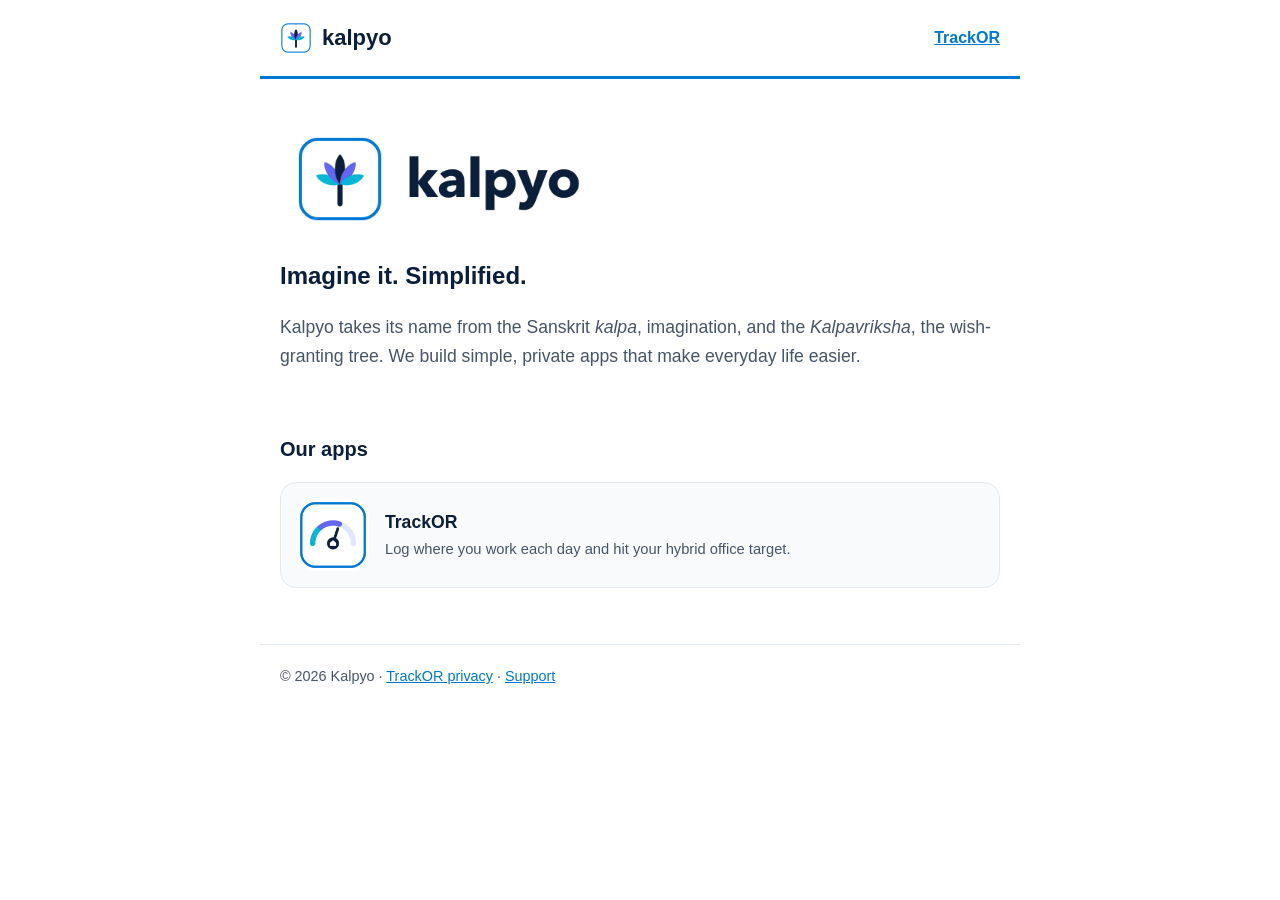
<file: index.html>
<!doctype html>
<html lang="en">
<head>
<meta charset="utf-8">
<meta name="viewport" content="width=device-width, initial-scale=1">
<title>Kalpyo</title>
<meta name="description" content="Kalpyo builds simple, private apps that make everyday life easier.">
<link rel="icon" href="assets/favicon.png">
<link rel="stylesheet" href="style.css">
</head>
<body>
<header class="site"><a href="index.html" class="brand"><img src="assets/kalpyo-icon.png" alt="" width="32" height="32">kalpyo</a>
<nav><a href="trackor/index.html">TrackOR</a></nav></header>
<main>
<section class="hero">
<picture><source srcset="assets/kalpyo-lockup-dark.png" media="(prefers-color-scheme: dark)"><img src="assets/kalpyo-lockup.png" alt="kalpyo" width="420" class="lockup"></picture>
<p class="tagline">Imagine it. Simplified.</p>
<p class="lead">Kalpyo takes its name from the Sanskrit <i>kalpa</i>, imagination, and the <i>Kalpavriksha</i>, the wish-granting tree. We build simple, private apps that make everyday life easier.</p>
</section>
<h2>Our apps</h2>
<a class="app-card" href="trackor/index.html">
<img src="assets/trackor-icon.png" alt="" width="72" height="72">
<span><b>TrackOR</b><span class="muted">Log where you work each day and hit your hybrid office target.</span></span>
</a>
</main>
<footer class="site">© 2026 Kalpyo · <a href="trackor/privacy.html">TrackOR privacy</a> · <a href="trackor/support.html">Support</a></footer>
</body>
</html>
</file>
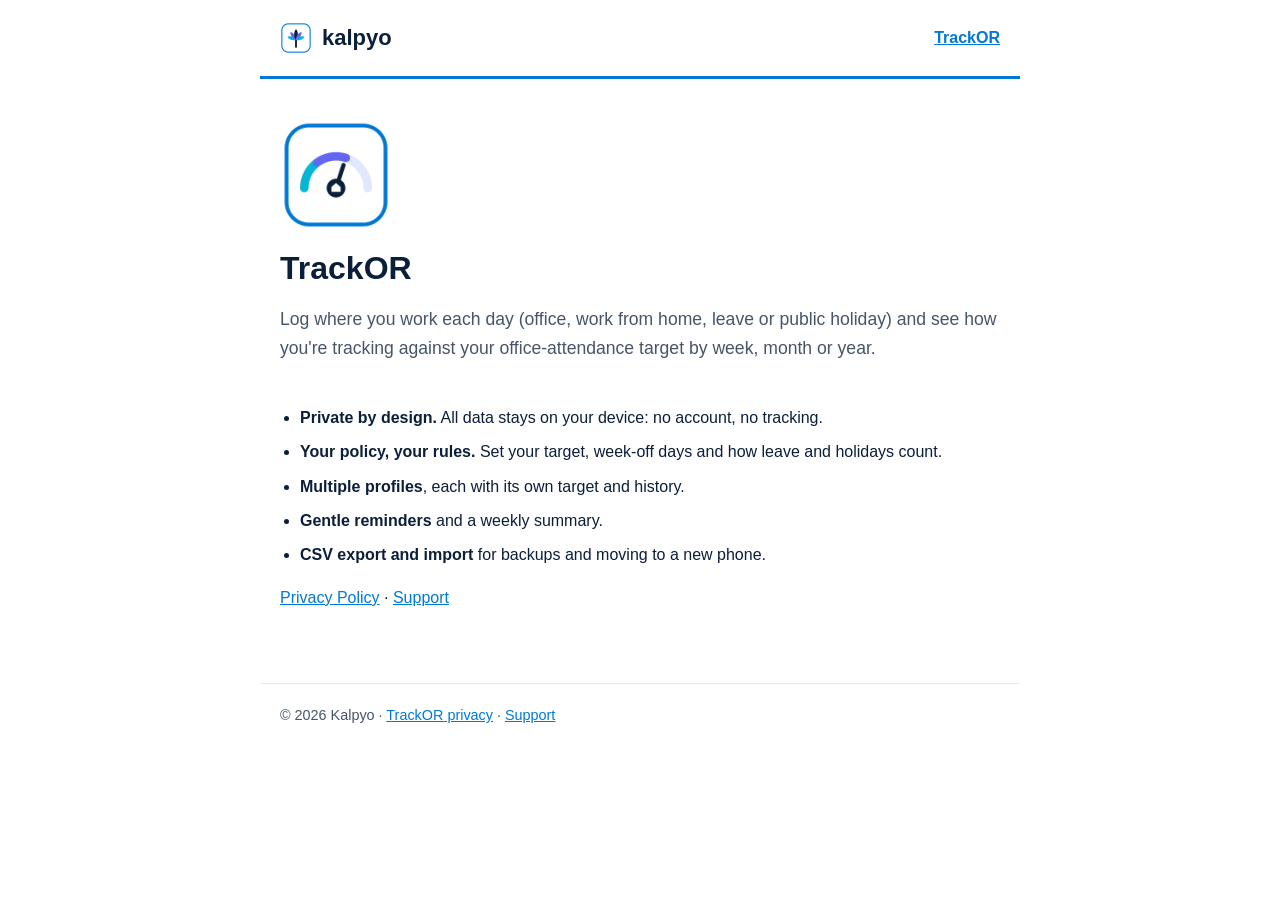
<file: trackor/index.html>
<!doctype html>
<html lang="en">
<head>
<meta charset="utf-8">
<meta name="viewport" content="width=device-width, initial-scale=1">
<title>TrackOR · Kalpyo</title>
<meta name="description" content="TrackOR: log office and WFH days and hit your hybrid office target.">
<link rel="icon" href="../assets/favicon.png">
<link rel="stylesheet" href="../style.css">
</head>
<body>
<header class="site"><a href="../index.html" class="brand"><img src="../assets/kalpyo-icon.png" alt="" width="32" height="32">kalpyo</a>
<nav><a href="../trackor/index.html">TrackOR</a></nav></header>
<main>
<section class="hero">
<img src="../assets/trackor-icon.png" alt="TrackOR app icon" width="112" height="112" class="app-icon">
<h1>TrackOR</h1>
<p class="lead">Log where you work each day (office, work from home, leave or public holiday) and see how you're tracking against your office-attendance target by week, month or year.</p>
</section>
<ul class="features">
  <li><b>Private by design.</b> All data stays on your device: no account, no tracking.</li>
  <li><b>Your policy, your rules.</b> Set your target, week-off days and how leave and holidays count.</li>
  <li><b>Multiple profiles</b>, each with its own target and history.</li>
  <li><b>Gentle reminders</b> and a weekly summary.</li>
  <li><b>CSV export and import</b> for backups and moving to a new phone.</li>
</ul>
<p><a href="privacy.html">Privacy Policy</a> · <a href="support.html">Support</a></p>
</main>
<footer class="site">© 2026 Kalpyo · <a href="../trackor/privacy.html">TrackOR privacy</a> · <a href="../trackor/support.html">Support</a></footer>
</body>
</html>
</file>
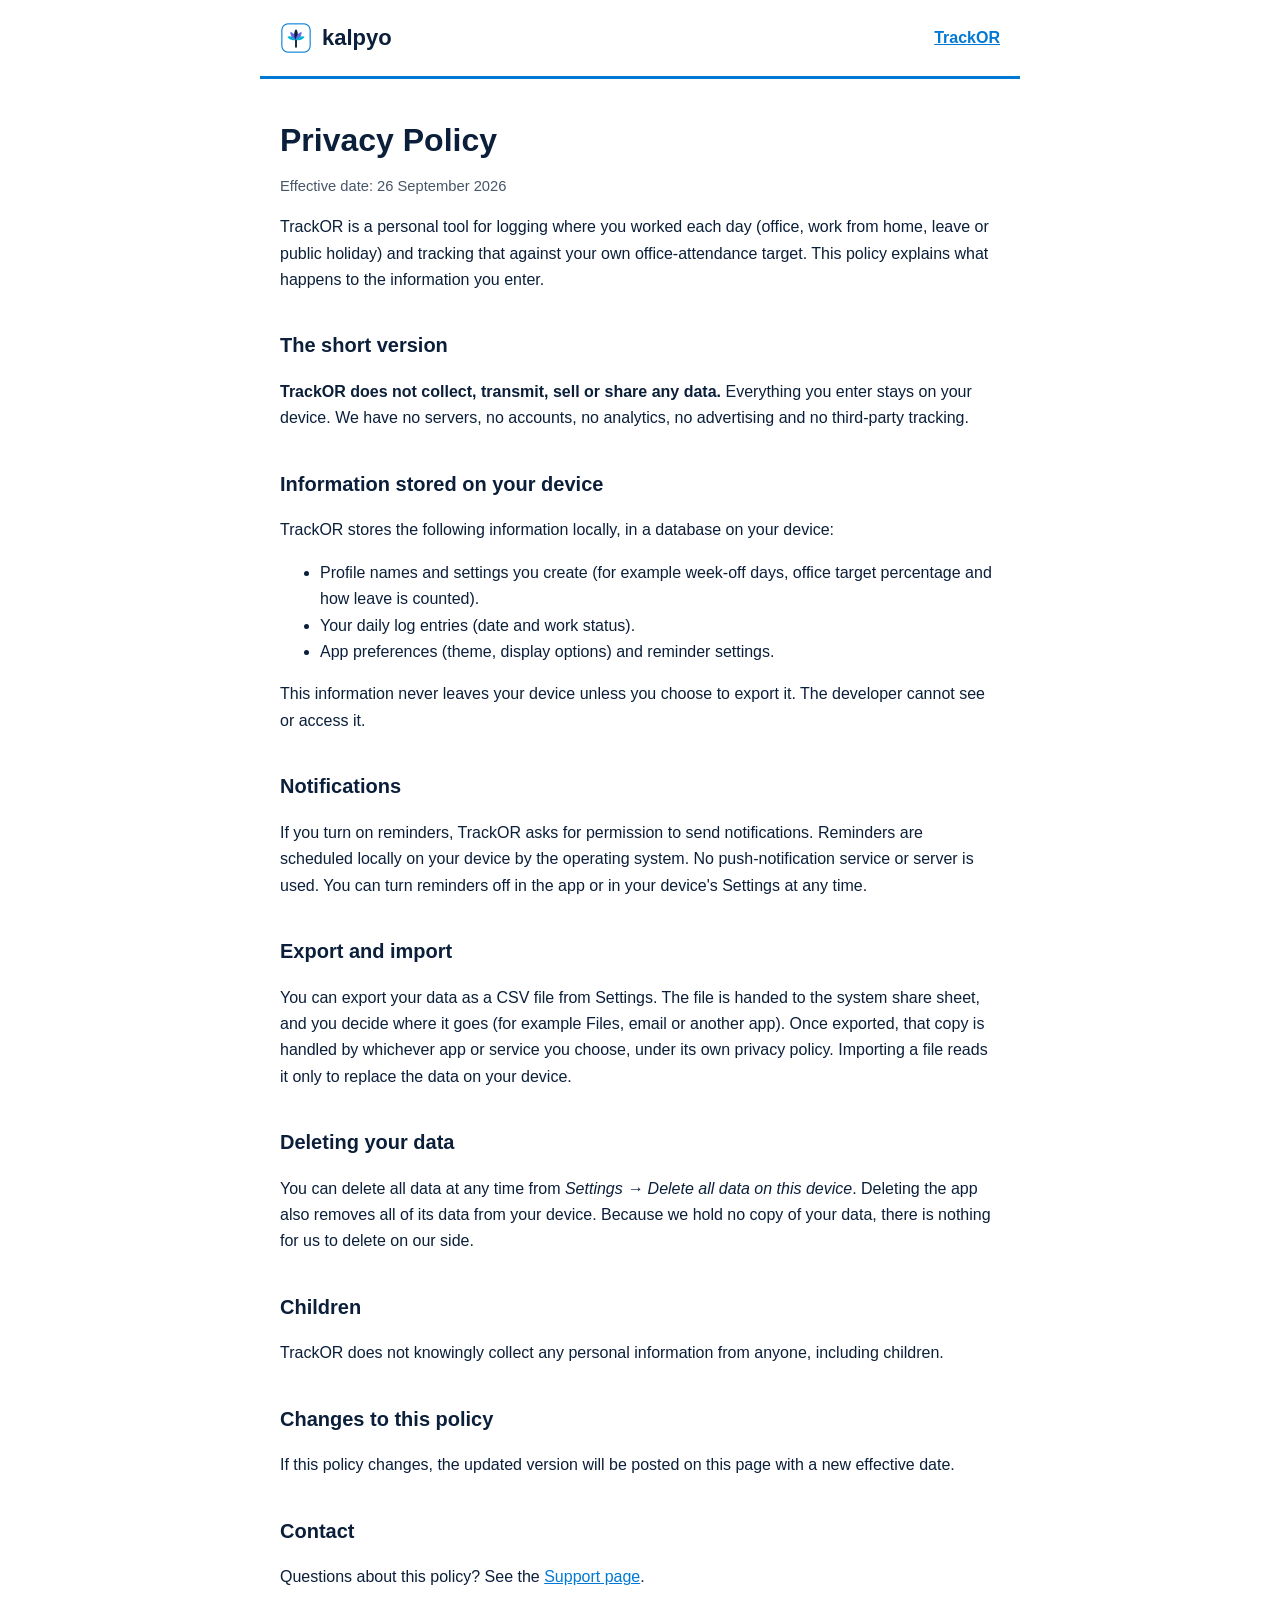
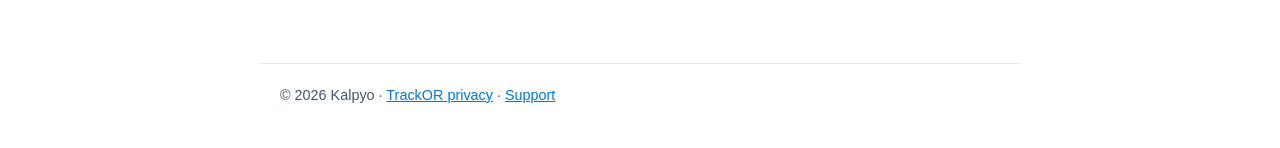
<file: trackor/privacy.html>
<!doctype html>
<html lang="en">
<head>
<meta charset="utf-8">
<meta name="viewport" content="width=device-width, initial-scale=1">
<title>TrackOR Privacy Policy</title>
<meta name="description" content="TrackOR privacy policy: no data is collected or shared.">
<link rel="icon" href="../assets/favicon.png">
<link rel="stylesheet" href="../style.css">
</head>
<body>
<header class="site"><a href="../index.html" class="brand"><img src="../assets/kalpyo-icon.png" alt="" width="32" height="32">kalpyo</a>
<nav><a href="../trackor/index.html">TrackOR</a></nav></header>
<main>
<h1>Privacy Policy</h1>
<p class="muted">Effective date: 26 September 2026</p>

<p>TrackOR is a personal tool for logging where you worked each day (office, work from home, leave or public holiday) and tracking that against your own office-attendance target. This policy explains what happens to the information you enter.</p>

<h2>The short version</h2>
<p><strong>TrackOR does not collect, transmit, sell or share any data.</strong> Everything you enter stays on your device. We have no servers, no accounts, no analytics, no advertising and no third-party tracking.</p>

<h2>Information stored on your device</h2>
<p>TrackOR stores the following information locally, in a database on your device:</p>
<ul>
  <li>Profile names and settings you create (for example week-off days, office target percentage and how leave is counted).</li>
  <li>Your daily log entries (date and work status).</li>
  <li>App preferences (theme, display options) and reminder settings.</li>
</ul>
<p>This information never leaves your device unless you choose to export it. The developer cannot see or access it.</p>

<h2>Notifications</h2>
<p>If you turn on reminders, TrackOR asks for permission to send notifications. Reminders are scheduled locally on your device by the operating system. No push-notification service or server is used. You can turn reminders off in the app or in your device's Settings at any time.</p>

<h2>Export and import</h2>
<p>You can export your data as a CSV file from Settings. The file is handed to the system share sheet, and you decide where it goes (for example Files, email or another app). Once exported, that copy is handled by whichever app or service you choose, under its own privacy policy. Importing a file reads it only to replace the data on your device.</p>

<h2>Deleting your data</h2>
<p>You can delete all data at any time from <em>Settings → Delete all data on this device</em>. Deleting the app also removes all of its data from your device. Because we hold no copy of your data, there is nothing for us to delete on our side.</p>

<h2>Children</h2>
<p>TrackOR does not knowingly collect any personal information from anyone, including children.</p>

<h2>Changes to this policy</h2>
<p>If this policy changes, the updated version will be posted on this page with a new effective date.</p>

<h2>Contact</h2>
<p>Questions about this policy? See the <a href="support.html">Support page</a>.</p>
</main>
<footer class="site">© 2026 Kalpyo · <a href="../trackor/privacy.html">TrackOR privacy</a> · <a href="../trackor/support.html">Support</a></footer>
</body>
</html>
</file>
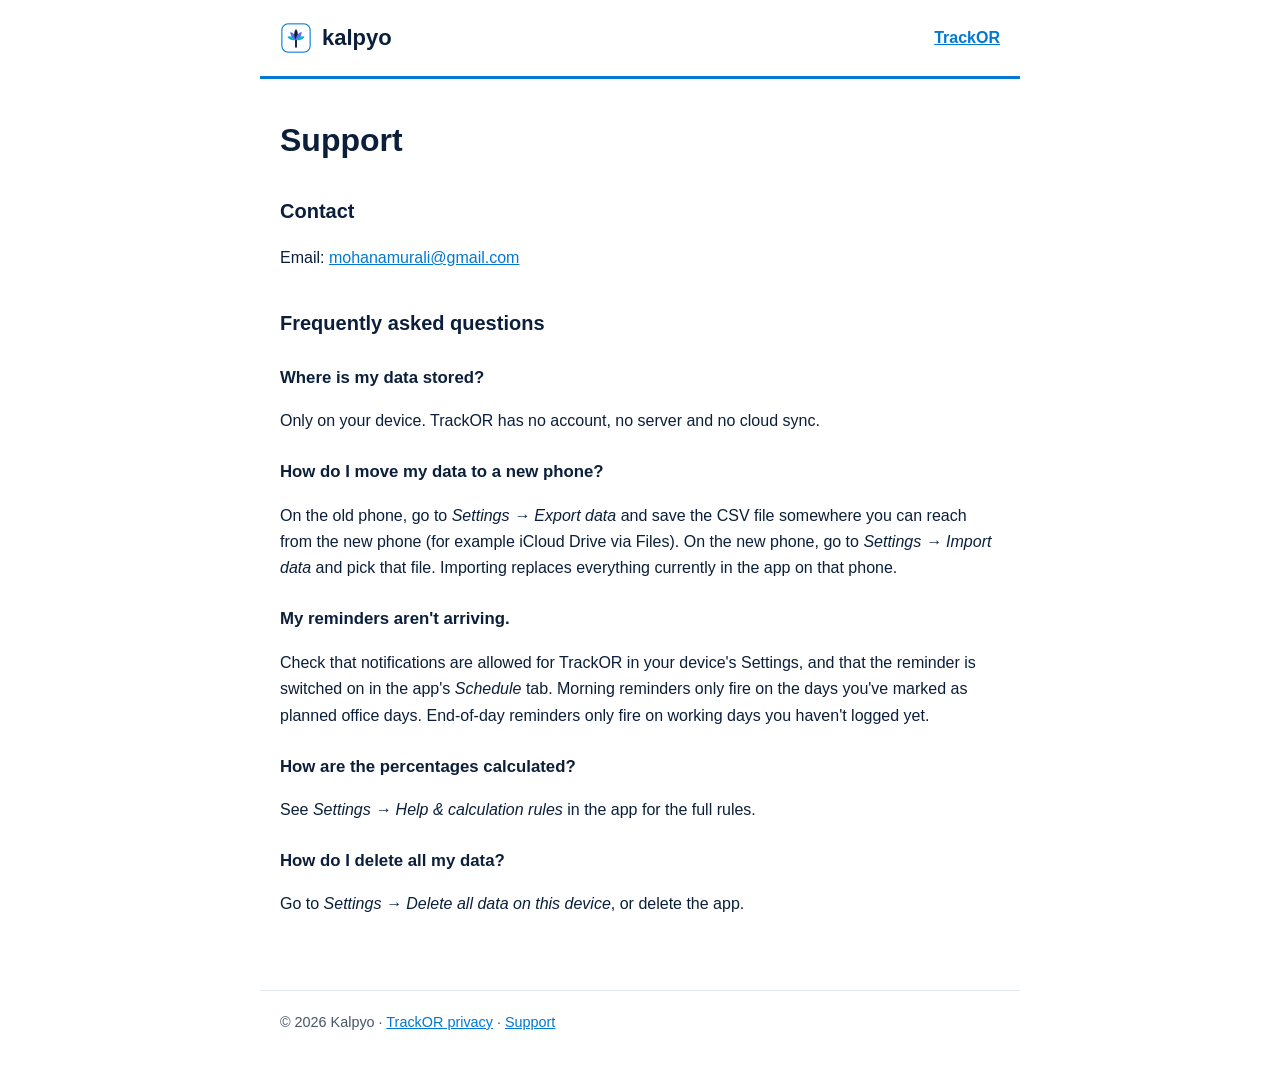
<file: trackor/support.html>
<!doctype html>
<html lang="en">
<head>
<meta charset="utf-8">
<meta name="viewport" content="width=device-width, initial-scale=1">
<title>TrackOR Support</title>
<meta name="description" content="Help and contact for TrackOR.">
<link rel="icon" href="../assets/favicon.png">
<link rel="stylesheet" href="../style.css">
</head>
<body>
<header class="site"><a href="../index.html" class="brand"><img src="../assets/kalpyo-icon.png" alt="" width="32" height="32">kalpyo</a>
<nav><a href="../trackor/index.html">TrackOR</a></nav></header>
<main>
<h1>Support</h1>

<h2>Contact</h2>
<p>Email: <a href="mailto:mohanamurali@gmail.com">mohanamurali@gmail.com</a></p>

<h2>Frequently asked questions</h2>

<h3>Where is my data stored?</h3>
<p>Only on your device. TrackOR has no account, no server and no cloud sync.</p>

<h3>How do I move my data to a new phone?</h3>
<p>On the old phone, go to <em>Settings → Export data</em> and save the CSV file somewhere you can reach from the new phone (for example iCloud Drive via Files). On the new phone, go to <em>Settings → Import data</em> and pick that file. Importing replaces everything currently in the app on that phone.</p>

<h3>My reminders aren't arriving.</h3>
<p>Check that notifications are allowed for TrackOR in your device's Settings, and that the reminder is switched on in the app's <em>Schedule</em> tab. Morning reminders only fire on the days you've marked as planned office days. End-of-day reminders only fire on working days you haven't logged yet.</p>

<h3>How are the percentages calculated?</h3>
<p>See <em>Settings → Help &amp; calculation rules</em> in the app for the full rules.</p>

<h3>How do I delete all my data?</h3>
<p>Go to <em>Settings → Delete all data on this device</em>, or delete the app.</p>
</main>
<footer class="site">© 2026 Kalpyo · <a href="../trackor/privacy.html">TrackOR privacy</a> · <a href="../trackor/support.html">Support</a></footer>
</body>
</html>
</file>
<file: style.css>
:root { color-scheme: light dark; --fg: #0B1F3A; --muted: #475569; --bg: #FFFFFF; --line: #E2E8F0; --accent: #0078D4; --card: #F8FAFC; }
@media (prefers-color-scheme: dark) { :root { --fg: #EEF2F7; --muted: #9AA7B8; --bg: #0B1F3A; --line: #1E3A5F; --accent: #60B4F0; --card: #102A4C; } }
* { box-sizing: border-box; }
body { margin: 0; background: var(--bg); color: var(--fg); font: 16px/1.65 "Avenir Next", -apple-system, BlinkMacSystemFont, "Segoe UI", Roboto, sans-serif; }
header.site, main, footer.site { max-width: 760px; margin: 0 auto; padding-left: 20px; padding-right: 20px; }
header.site { display: flex; align-items: center; justify-content: space-between; padding-top: 20px; padding-bottom: 20px; border-bottom: 3px solid var(--accent); }
.brand { display: flex; align-items: center; gap: 10px; font-weight: 700; font-size: 22px; color: var(--fg); text-decoration: none; }
.brand img { border-radius: 8px; }
nav a { font-weight: 600; }
main { padding-top: 32px; padding-bottom: 56px; }
h1 { font-size: 2rem; line-height: 1.2; margin: 0.3em 0; }
h2 { font-size: 1.25rem; margin-top: 1.8em; }
h3 { font-size: 1.05rem; margin-top: 1.4em; }
a { color: var(--accent); }
.muted { color: var(--muted); font-size: 0.92rem; display: block; }
.hero { padding: 8px 0 8px; }
.lockup { max-width: 100%; height: auto; }
.app-icon { border-radius: 24px; }
.tagline { font-size: 1.5rem; font-weight: 700; margin: 8px 0; }
.lead { font-size: 1.1rem; color: var(--muted); }
.app-card { display: flex; gap: 16px; align-items: center; padding: 16px; border: 1px solid var(--line); border-radius: 16px; background: var(--card); color: var(--fg); text-decoration: none; }
.app-card img { border-radius: 16px; flex: none; }
.app-card b { display: block; font-size: 1.1rem; }
.features { padding-left: 20px; }
.features li { margin: 8px 0; }
footer.site { padding-top: 20px; padding-bottom: 40px; border-top: 1px solid var(--line); color: var(--muted); font-size: 0.9rem; }
</file>
